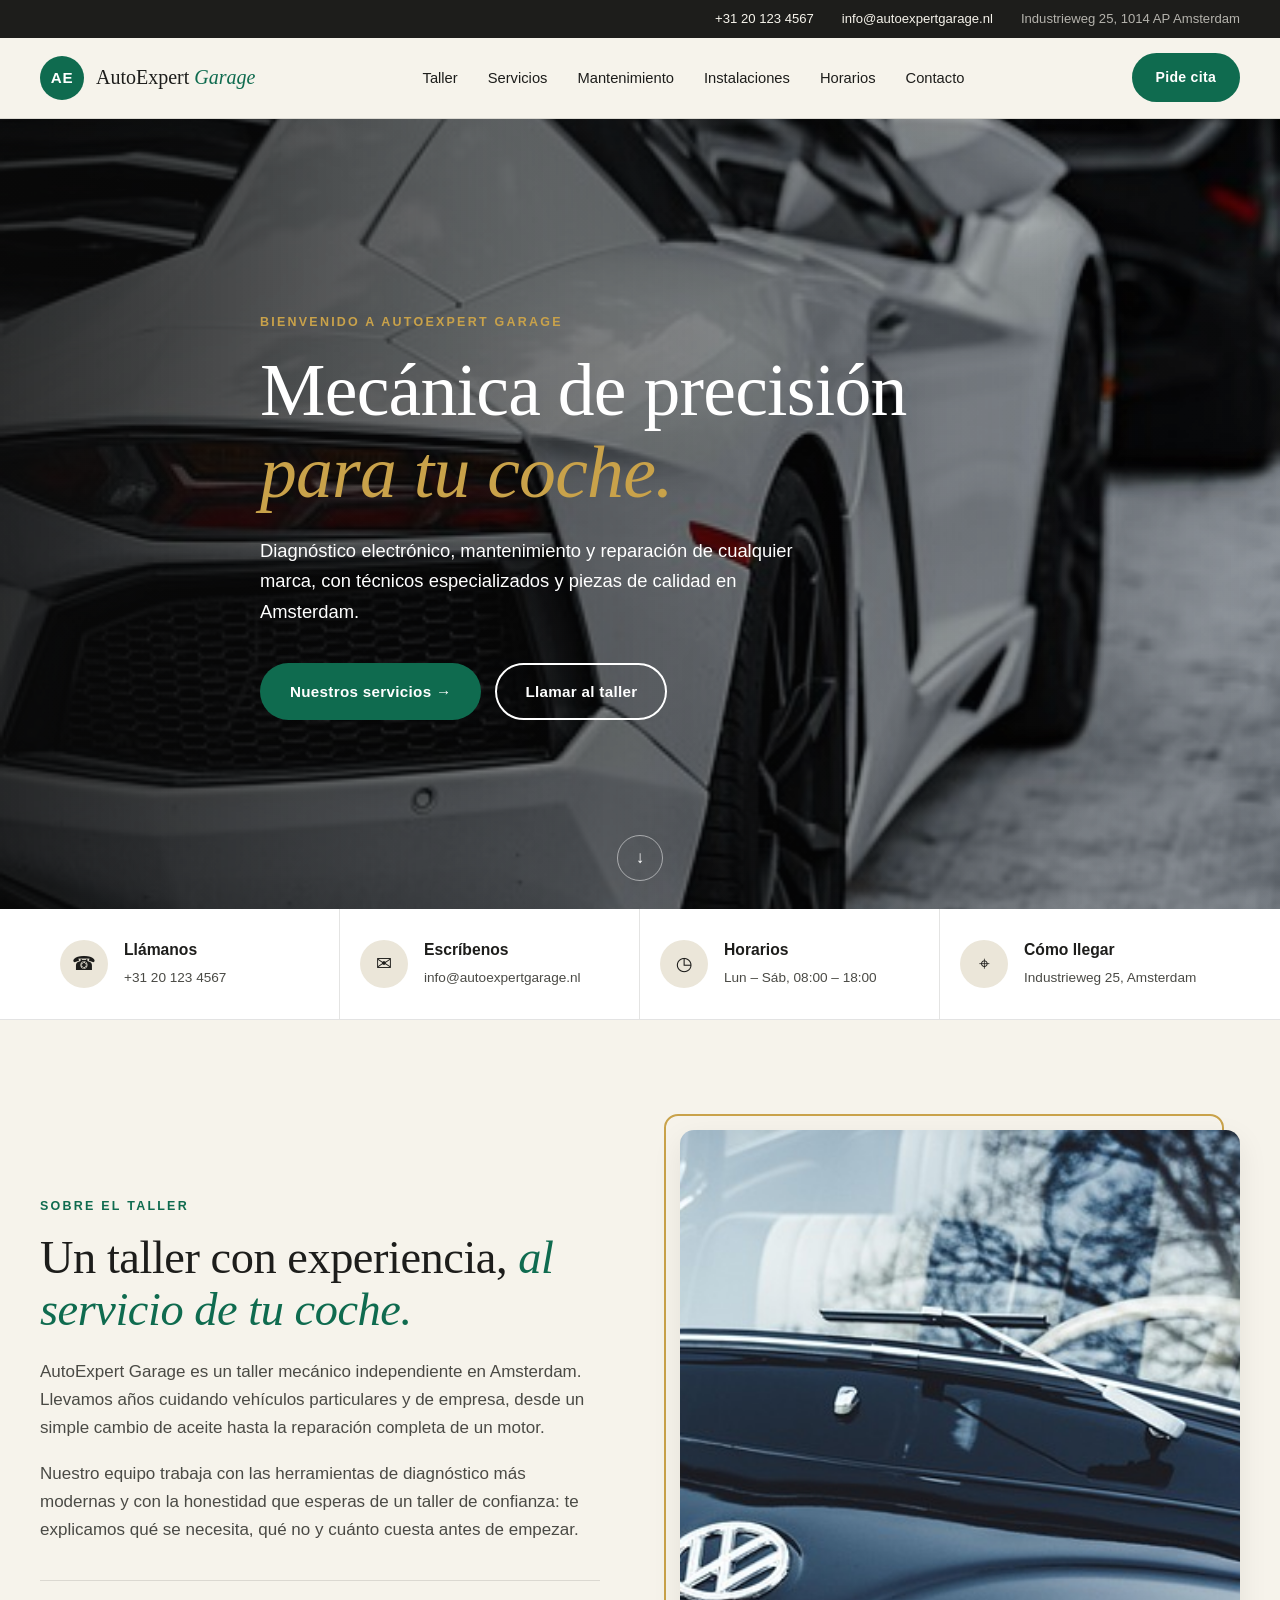
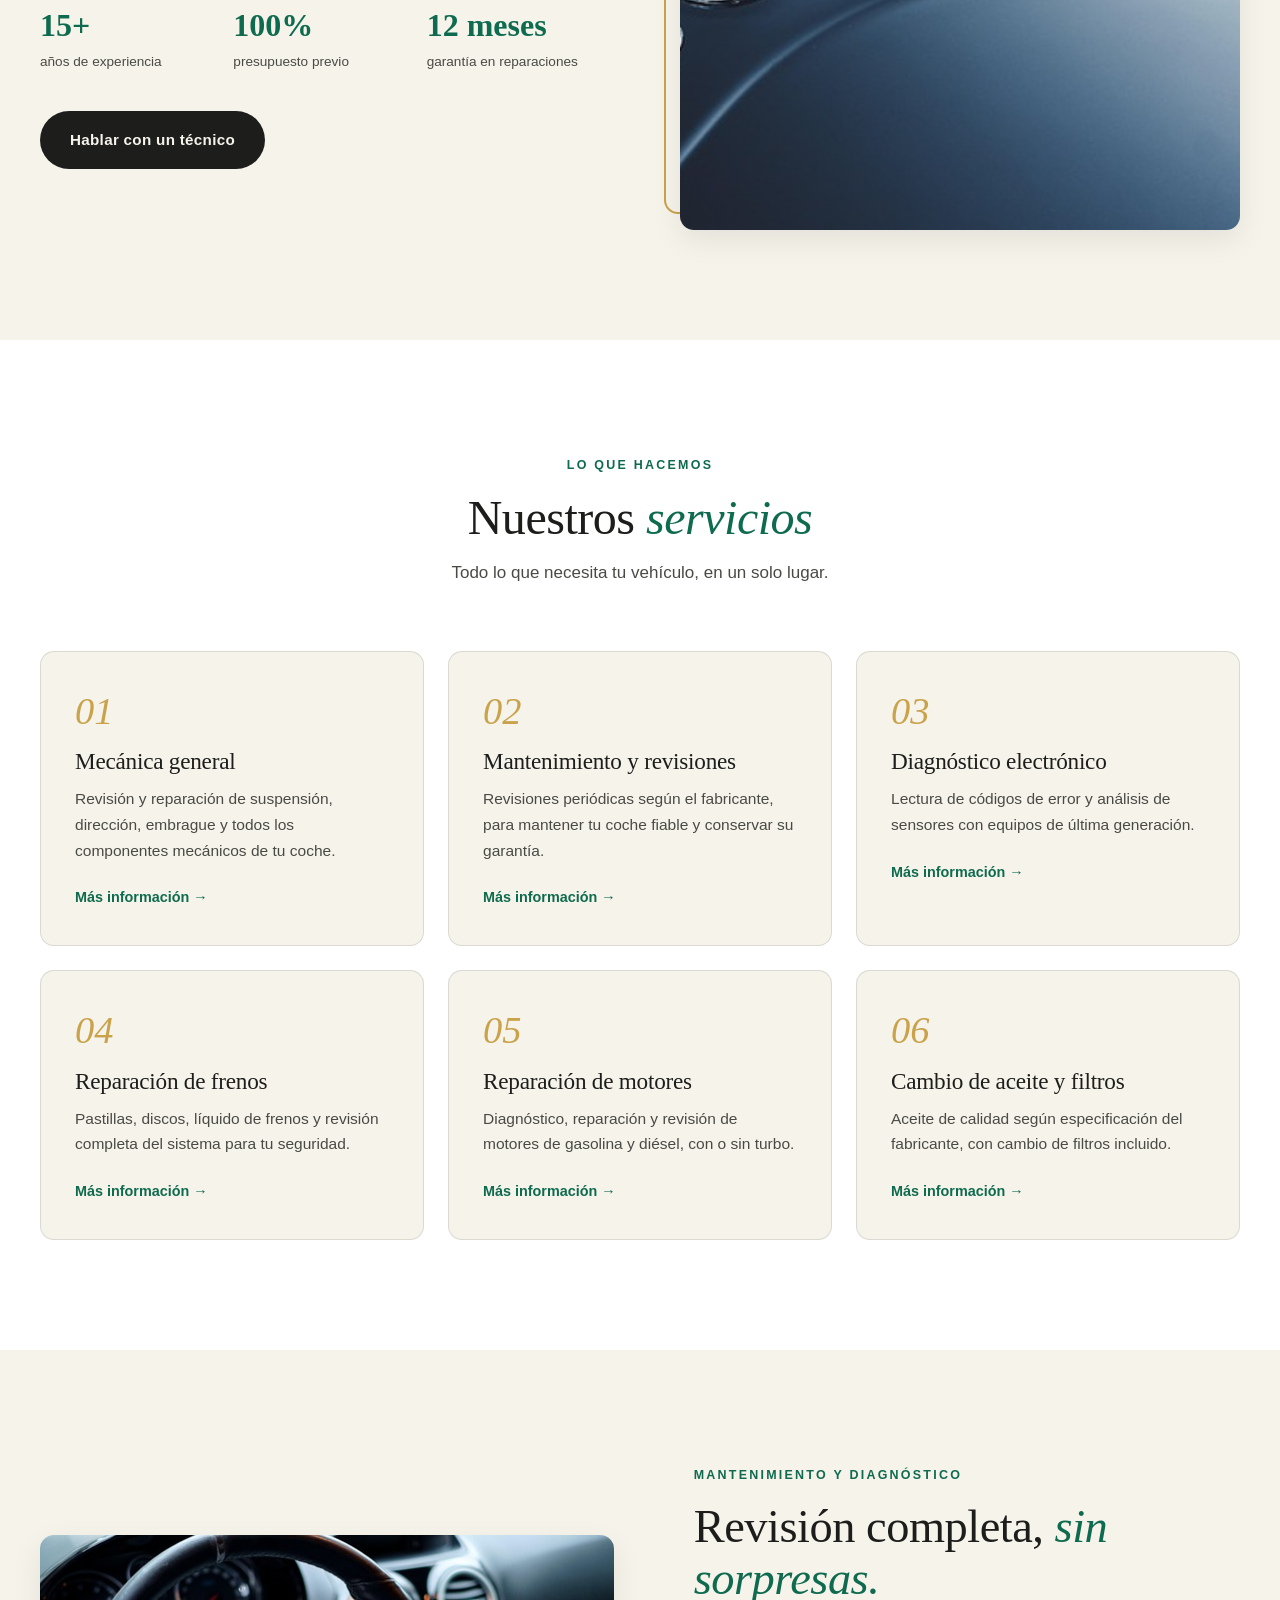
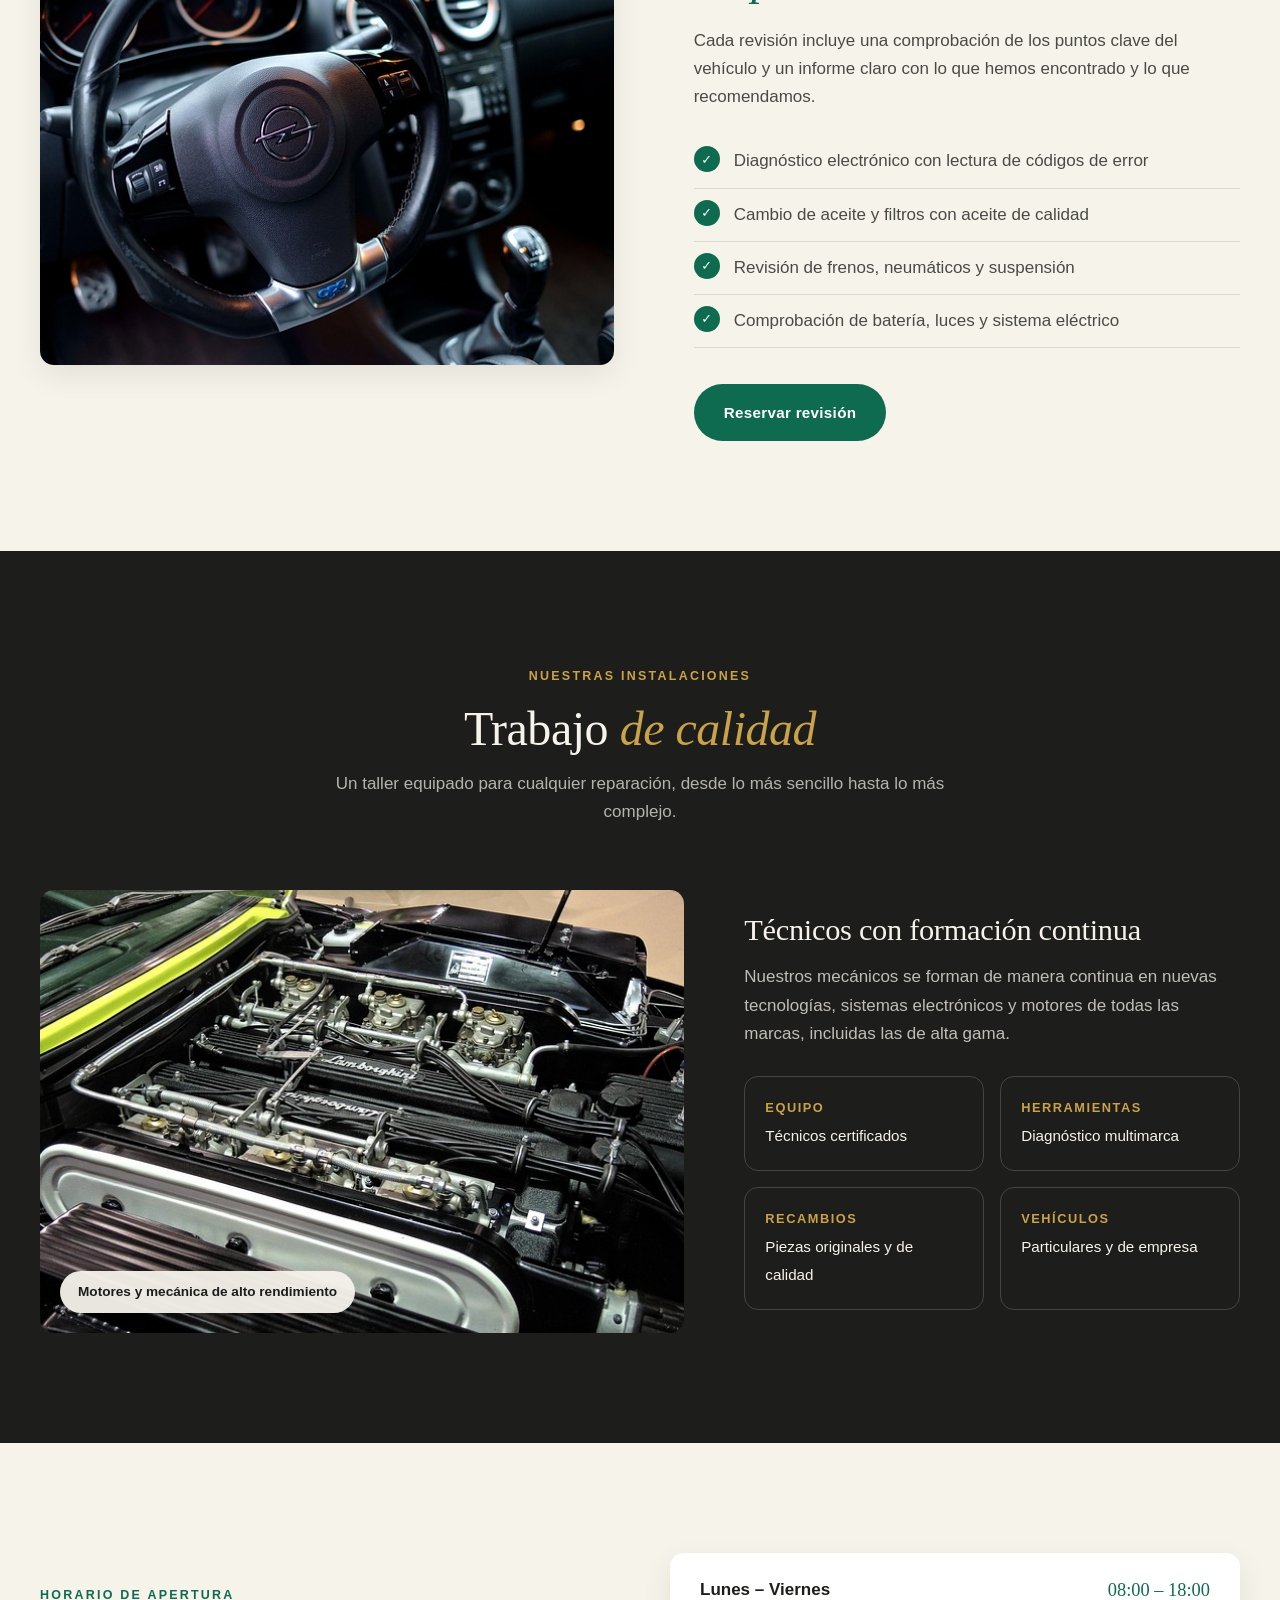
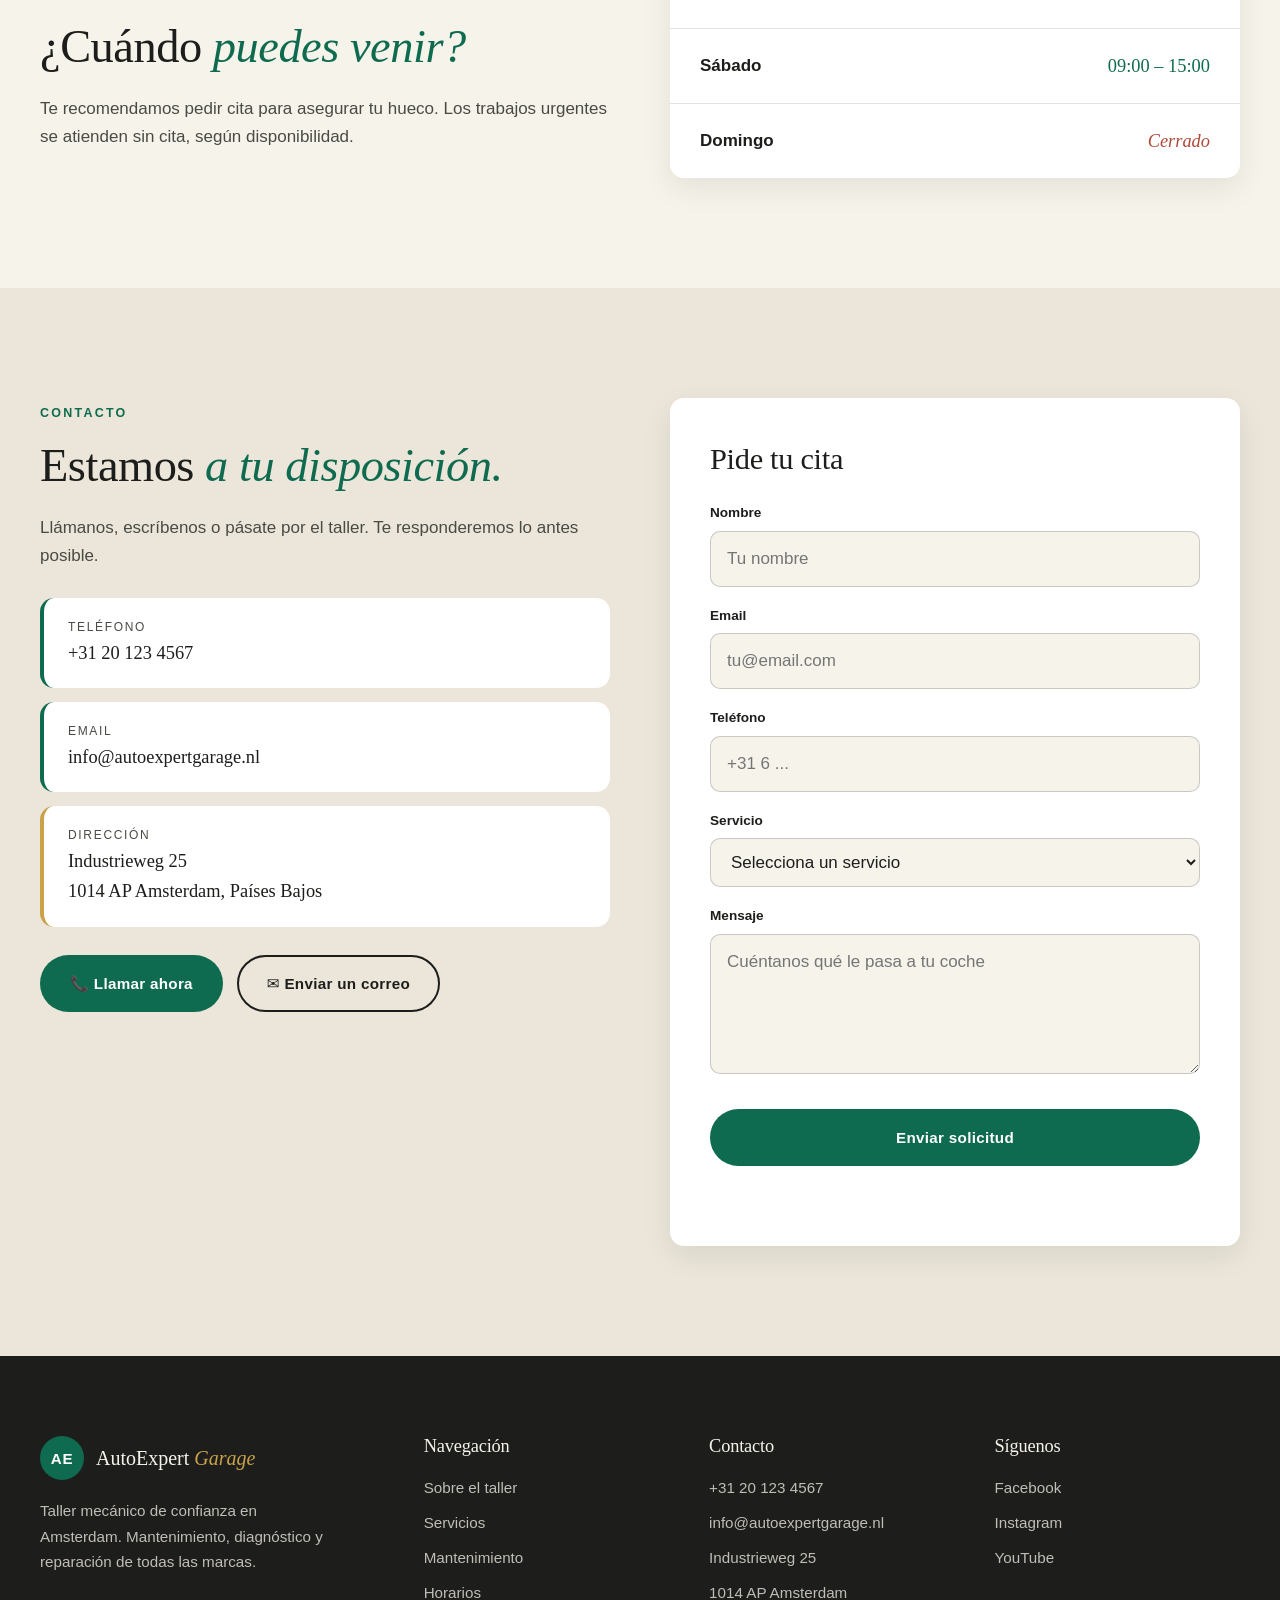
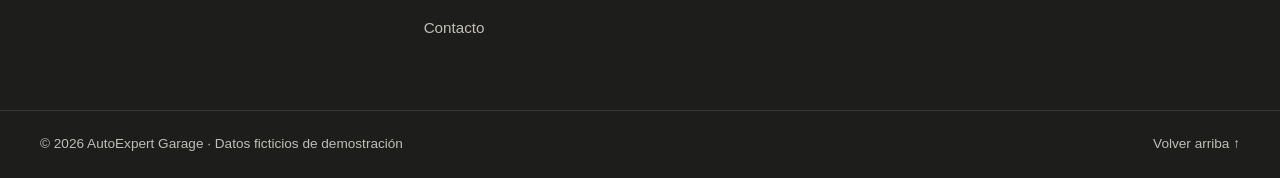
<file: inde1x.html>
<!DOCTYPE html>
<html lang="es">
<head>
  <meta charset="UTF-8">
  <meta name="viewport" content="width=device-width, initial-scale=1">
  <meta name="description" content="AutoExpert Garage, taller mecánico en Amsterdam: mantenimiento, diagnóstico electrónico, frenos y reparación de motores.">
  <meta name="theme-color" content="#f6f3eb">
  <title>AutoExpert Garage | Taller mecánico en Amsterdam</title>
  <link rel="stylesheet" href="styles.css">
</head>
<body id="top">

  <!-- Enlace de accesibilidad: salta directamente al contenido -->
  <a class="skip-link" href="#main">Ir al contenido</a>

  <!-- ===================== CABECERA ===================== -->
  <header class="site-header" id="site-header">
    <div class="topbar">
      <div class="container topbar-inner">
        <a href="tel:+31201234567" class="topbar-link">+31 20 123 4567</a>
        <a href="mailto:info@autoexpertgarage.nl" class="topbar-link">info@autoexpertgarage.nl</a>
        <span class="topbar-address">Industrieweg 25, 1014 AP Amsterdam</span>
      </div>
    </div>

    <div class="container nav-inner">
      <a href="#top" class="logo" aria-label="AutoExpert Garage - inicio">
        <span class="logo-mark">AE</span>
        <span class="logo-text">AutoExpert <em>Garage</em></span>
      </a>

      <nav class="main-nav" id="main-nav" aria-label="Navegación principal">
        <ul>
          <li><a href="#presentacion">Taller</a></li>
          <li><a href="#servicios">Servicios</a></li>
          <li><a href="#mantenimiento">Mantenimiento</a></li>
          <li><a href="#equipo">Instalaciones</a></li>
          <li><a href="#horarios">Horarios</a></li>
          <li><a href="#contacto">Contacto</a></li>
        </ul>
      </nav>

      <a href="#contacto" class="btn btn-primary btn-nav">Pide cita</a>

      <button class="menu-toggle" id="menu-toggle" aria-label="Abrir menú" aria-expanded="false" aria-controls="main-nav">
        <span></span><span></span><span></span>
      </button>
    </div>
  </header>

  <main id="main">

    <!-- ===================== HERO ===================== -->
    <section class="hero" id="inicio">
      <div class="hero-bg">
        <img src="images/hero-lamborghini.jpg" alt="Lamborghini blanco aparcado en la calle" class="hero-img">
      </div>
      <div class="hero-overlay"></div>
      <div class="container hero-content">
        <p class="eyebrow reveal">Bienvenido a AutoExpert Garage</p>
        <h1 class="reveal">Mecánica de precisión <span>para tu coche.</span></h1>
        <p class="hero-text reveal">
          Diagnóstico electrónico, mantenimiento y reparación de cualquier marca,
          con técnicos especializados y piezas de calidad en Amsterdam.
        </p>
        <div class="hero-actions reveal">
          <a href="#servicios" class="btn btn-primary">Nuestros servicios →</a>
          <a href="tel:+31201234567" class="btn btn-outline">Llamar al taller</a>
        </div>
      </div>
      <a href="#presentacion" class="scroll-down" aria-label="Bajar">↓</a>
    </section>

    <!-- ===================== BARRA DE ACCESO RÁPIDO ===================== -->
    <section class="quick-bar">
      <div class="container quick-grid">
        <a href="tel:+31201234567" class="quick-item">
          <span class="quick-icon">☎</span>
          <span><strong>Llámanos</strong><small>+31 20 123 4567</small></span>
        </a>
        <a href="mailto:info@autoexpertgarage.nl" class="quick-item">
          <span class="quick-icon">✉</span>
          <span><strong>Escríbenos</strong><small>info@autoexpertgarage.nl</small></span>
        </a>
        <a href="#horarios" class="quick-item">
          <span class="quick-icon">◷</span>
          <span><strong>Horarios</strong><small>Lun – Sáb, 08:00 – 18:00</small></span>
        </a>
        <a href="#contacto" class="quick-item">
          <span class="quick-icon">⌖</span>
          <span><strong>Cómo llegar</strong><small>Industrieweg 25, Amsterdam</small></span>
        </a>
      </div>
    </section>

    <!-- ===================== PRESENTACIÓN ===================== -->
    <section class="section intro" id="presentacion">
      <div class="container intro-grid">
        <div class="intro-text reveal">
          <p class="eyebrow">Sobre el taller</p>
          <h2>Un taller con experiencia, <em>al servicio de tu coche.</em></h2>
          <p>
            AutoExpert Garage es un taller mecánico independiente en Amsterdam. Llevamos años
            cuidando vehículos particulares y de empresa, desde un simple cambio de aceite hasta
            la reparación completa de un motor.
          </p>
          <p>
            Nuestro equipo trabaja con las herramientas de diagnóstico más modernas y con la
            honestidad que esperas de un taller de confianza: te explicamos qué se necesita,
            qué no y cuánto cuesta antes de empezar.
          </p>
          <div class="intro-stats">
            <div><strong>15+</strong><span>años de experiencia</span></div>
            <div><strong>100%</strong><span>presupuesto previo</span></div>
            <div><strong>12 meses</strong><span>garantía en reparaciones</span></div>
          </div>
          <a href="#contacto" class="btn btn-dark">Hablar con un técnico</a>
        </div>
        <div class="intro-image reveal">
          <img src="images/detalle-volkswagen.jpg" alt="Detalle del capó de un Volkswagen clásico con el logotipo de la marca">
        </div>
      </div>
    </section>

    <!-- ===================== SERVICIOS ===================== -->
    <section class="section services" id="servicios">
      <div class="container">
        <header class="section-head reveal">
          <p class="eyebrow">Lo que hacemos</p>
          <h2>Nuestros <em>servicios</em></h2>
          <p>Todo lo que necesita tu vehículo, en un solo lugar.</p>
        </header>

        <div class="services-grid">
          <article class="service-card reveal">
            <div class="service-num">01</div>
            <h3>Mecánica general</h3>
            <p>Revisión y reparación de suspensión, dirección, embrague y todos los componentes mecánicos de tu coche.</p>
            <a href="#contacto" class="card-link">Más información →</a>
          </article>
          <article class="service-card reveal">
            <div class="service-num">02</div>
            <h3>Mantenimiento y revisiones</h3>
            <p>Revisiones periódicas según el fabricante, para mantener tu coche fiable y conservar su garantía.</p>
            <a href="#mantenimiento" class="card-link">Más información →</a>
          </article>
          <article class="service-card reveal">
            <div class="service-num">03</div>
            <h3>Diagnóstico electrónico</h3>
            <p>Lectura de códigos de error y análisis de sensores con equipos de última generación.</p>
            <a href="#mantenimiento" class="card-link">Más información →</a>
          </article>
          <article class="service-card reveal">
            <div class="service-num">04</div>
            <h3>Reparación de frenos</h3>
            <p>Pastillas, discos, líquido de frenos y revisión completa del sistema para tu seguridad.</p>
            <a href="#mantenimiento" class="card-link">Más información →</a>
          </article>
          <article class="service-card reveal">
            <div class="service-num">05</div>
            <h3>Reparación de motores</h3>
            <p>Diagnóstico, reparación y revisión de motores de gasolina y diésel, con o sin turbo.</p>
            <a href="#mantenimiento" class="card-link">Más información →</a>
          </article>
          <article class="service-card reveal">
            <div class="service-num">06</div>
            <h3>Cambio de aceite y filtros</h3>
            <p>Aceite de calidad según especificación del fabricante, con cambio de filtros incluido.</p>
            <a href="#mantenimiento" class="card-link">Más información →</a>
          </article>
        </div>
      </div>
    </section>

    <!-- ===================== MANTENIMIENTO (con imagen de volante) ===================== -->
    <section class="section maintenance" id="mantenimiento">
      <div class="container maintenance-grid">
        <div class="maintenance-image reveal">
          <img src="images/interior-opel.jpg" alt="Volante y salpicadero de un Opel con sus controles y cuadro de instrumentos">
        </div>
        <div class="maintenance-text reveal">
          <p class="eyebrow">Mantenimiento y diagnóstico</p>
          <h2>Revisión completa, <em>sin sorpresas.</em></h2>
          <p>
            Cada revisión incluye una comprobación de los puntos clave del vehículo y un informe
            claro con lo que hemos encontrado y lo que recomendamos.
          </p>
          <ul class="check-list">
            <li>Diagnóstico electrónico con lectura de códigos de error</li>
            <li>Cambio de aceite y filtros con aceite de calidad</li>
            <li>Revisión de frenos, neumáticos y suspensión</li>
            <li>Comprobación de batería, luces y sistema eléctrico</li>
          </ul>
          <a href="#contacto" class="btn btn-primary">Reservar revisión</a>
        </div>
      </div>
    </section>

    <!-- ===================== EQUIPO / INSTALACIONES ===================== -->
    <section class="section team" id="equipo">
      <div class="container">
        <header class="section-head reveal">
          <p class="eyebrow">Nuestras instalaciones</p>
          <h2>Trabajo <em>de calidad</em></h2>
          <p>Un taller equipado para cualquier reparación, desde lo más sencillo hasta lo más complejo.</p>
        </header>

        <div class="team-grid">
          <div class="team-image reveal">
            <img src="images/motor-lamborghini.jpg" alt="Motor V12 de un Lamborghini con sus carburadores y tapas de culata">
            <div class="team-caption">Motores y mecánica de alto rendimiento</div>
          </div>
          <div class="team-text reveal">
            <h3>Técnicos con formación continua</h3>
            <p>
              Nuestros mecánicos se forman de manera continua en nuevas tecnologías, sistemas
              electrónicos y motores de todas las marcas, incluidas las de alta gama.
            </p>
            <div class="facts">
              <div class="fact"><strong>Equipo</strong><span>Técnicos certificados</span></div>
              <div class="fact"><strong>Herramientas</strong><span>Diagnóstico multimarca</span></div>
              <div class="fact"><strong>Recambios</strong><span>Piezas originales y de calidad</span></div>
              <div class="fact"><strong>Vehículos</strong><span>Particulares y de empresa</span></div>
            </div>
          </div>
        </div>
      </div>
    </section>

    <!-- ===================== HORARIOS ===================== -->
    <section class="section hours" id="horarios">
      <div class="container hours-grid">
        <div class="reveal">
          <p class="eyebrow">Horario de apertura</p>
          <h2>¿Cuándo <em>puedes venir?</em></h2>
          <p>Te recomendamos pedir cita para asegurar tu hueco. Los trabajos urgentes se atienden sin cita, según disponibilidad.</p>
        </div>
        <table class="hours-table reveal">
          <tbody>
            <tr><th>Lunes – Viernes</th><td>08:00 – 18:00</td></tr>
            <tr><th>Sábado</th><td>09:00 – 15:00</td></tr>
            <tr><th>Domingo</th><td class="closed">Cerrado</td></tr>
          </tbody>
        </table>
      </div>
    </section>

    <!-- ===================== CONTACTO ===================== -->
    <section class="section contact" id="contacto">
      <div class="container contact-grid">
        <div class="contact-info reveal">
          <p class="eyebrow">Contacto</p>
          <h2>Estamos <em>a tu disposición.</em></h2>
          <p>Llámanos, escríbenos o pásate por el taller. Te responderemos lo antes posible.</p>

          <div class="contact-cards">
            <a href="tel:+31201234567" class="contact-card">
              <span class="cc-label">Teléfono</span>
              <span class="cc-value">+31 20 123 4567</span>
            </a>
            <a href="mailto:info@autoexpertgarage.nl" class="contact-card">
              <span class="cc-label">Email</span>
              <span class="cc-value">info@autoexpertgarage.nl</span>
            </a>
            <div class="contact-card static">
              <span class="cc-label">Dirección</span>
              <span class="cc-value">Industrieweg 25<br>1014 AP Amsterdam, Países Bajos</span>
            </div>
          </div>

          <div class="contact-buttons">
            <a href="tel:+31201234567" class="btn btn-primary">📞 Llamar ahora</a>
            <a href="mailto:info@autoexpertgarage.nl" class="btn btn-outline-dark">✉ Enviar un correo</a>
          </div>
        </div>

        <form class="contact-form reveal" id="contact-form" novalidate>
          <h3>Pide tu cita</h3>
          <div class="form-row">
            <label for="nombre">Nombre</label>
            <input type="text" id="nombre" name="nombre" placeholder="Tu nombre" required>
          </div>
          <div class="form-row">
            <label for="email">Email</label>
            <input type="email" id="email" name="email" placeholder="tu@email.com" required>
          </div>
          <div class="form-row">
            <label for="telefono">Teléfono</label>
            <input type="tel" id="telefono" name="telefono" placeholder="+31 6 ...">
          </div>
          <div class="form-row">
            <label for="servicio">Servicio</label>
            <select id="servicio" name="servicio">
              <option value="">Selecciona un servicio</option>
              <option>Mecánica general</option>
              <option>Mantenimiento y revisiones</option>
              <option>Diagnóstico electrónico</option>
              <option>Reparación de frenos</option>
              <option>Reparación de motores</option>
              <option>Cambio de aceite y filtros</option>
            </select>
          </div>
          <div class="form-row">
            <label for="mensaje">Mensaje</label>
            <textarea id="mensaje" name="mensaje" rows="4" placeholder="Cuéntanos qué le pasa a tu coche"></textarea>
          </div>
          <button type="submit" class="btn btn-primary btn-block">Enviar solicitud</button>
          <p class="form-feedback" id="form-feedback" role="status" aria-live="polite"></p>
        </form>
      </div>
    </section>

  </main>

  <!-- ===================== PIE DE PÁGINA ===================== -->
  <footer class="site-footer">
    <div class="container footer-grid">
      <div class="footer-brand">
        <a href="#top" class="logo">
          <span class="logo-mark">AE</span>
          <span class="logo-text">AutoExpert <em>Garage</em></span>
        </a>
        <p>Taller mecánico de confianza en Amsterdam. Mantenimiento, diagnóstico y reparación de todas las marcas.</p>
      </div>

      <div>
        <h4>Navegación</h4>
        <ul>
          <li><a href="#presentacion">Sobre el taller</a></li>
          <li><a href="#servicios">Servicios</a></li>
          <li><a href="#mantenimiento">Mantenimiento</a></li>
          <li><a href="#horarios">Horarios</a></li>
          <li><a href="#contacto">Contacto</a></li>
        </ul>
      </div>

      <div>
        <h4>Contacto</h4>
        <ul>
          <li><a href="tel:+31201234567">+31 20 123 4567</a></li>
          <li><a href="mailto:info@autoexpertgarage.nl">info@autoexpertgarage.nl</a></li>
          <li>Industrieweg 25</li>
          <li>1014 AP Amsterdam</li>
        </ul>
      </div>

      <div>
        <h4>Síguenos</h4>
        <ul class="social">
          <li><a href="#" aria-label="Facebook">Facebook</a></li>
          <li><a href="#" aria-label="Instagram">Instagram</a></li>
          <li><a href="#" aria-label="YouTube">YouTube</a></li>
        </ul>
      </div>
    </div>

    <div class="footer-bottom">
      <div class="container footer-bottom-inner">
        <span>© <span id="year"></span> AutoExpert Garage · Datos ficticios de demostración</span>
        <a href="#top" class="back-top">Volver arriba ↑</a>
      </div>
    </div>
  </footer>

  <!-- Botón flotante de llamada (móvil) -->
  <a href="tel:+31201234567" class="floating-call" aria-label="Llamar al taller">☎</a>

  <script src="script.js"></script>
</body>
</html>
</file>
<file: styles.css>
/* =====================================================
   AutoExpert Garage - Hoja de estilos
   Inspirada en la distribución de la página de referencia:
   cabecera con barra superior, hero a pantalla completa,
   secciones alternas con tipografía serif + sans y botones
   redondeados con efecto hover.
   ===================================================== */

/* ---------- 1. Variables de diseño ---------- */
:root {
  --cream: #f6f3eb;          /* fondo principal (theme-color de referencia) */
  --cream-dark: #ebe6d9;
  --ink: #1d1d1b;            /* texto principal */
  --ink-soft: #4a4a45;
  --accent: #0f6b4f;         /* verde profundo de acento */
  --accent-dark: #0a4d38;
  --gold: #c9a24a;           /* detalle dorado */
  --white: #ffffff;
  --line: rgba(29, 29, 27, 0.12);

  --font-serif: "Georgia", "Times New Roman", serif;
  --font-sans: "Helvetica Neue", Arial, system-ui, sans-serif;

  --radius: 999px;           /* botones tipo píldora */
  --radius-card: 14px;
  --shadow-soft: 0 10px 30px rgba(0, 0, 0, 0.08);
  --shadow-hover: 0 18px 40px rgba(0, 0, 0, 0.16);

  --container: 1200px;
  --section-pad: 110px;
  --transition: 0.35s cubic-bezier(0.22, 0.61, 0.36, 1);
}

/* ---------- 2. Reset y base ---------- */
*,
*::before,
*::after { box-sizing: border-box; margin: 0; padding: 0; }

html { scroll-behavior: smooth; scroll-padding-top: 110px; }

body {
  font-family: var(--font-sans);
  font-size: 17px;
  line-height: 1.65;
  color: var(--ink);
  background: var(--cream);
  -webkit-font-smoothing: antialiased;
  overflow-x: hidden;
}

img { display: block; max-width: 100%; height: auto; }
a { color: inherit; text-decoration: none; transition: color var(--transition); }
ul { list-style: none; }
button, input, select, textarea { font: inherit; }

.container {
  width: min(100% - 48px, var(--container));
  margin-inline: auto;
}

.skip-link {
  position: absolute; left: -999px; top: 0;
  background: var(--ink); color: #fff; padding: 8px 14px; z-index: 999;
}
.skip-link:focus { left: 12px; top: 12px; }

/* Tipografía de títulos: serif + palabra en cursiva (como en la referencia) */
h1, h2, h3, h4 {
  font-family: var(--font-serif);
  font-weight: 400;
  line-height: 1.12;
  letter-spacing: -0.01em;
}
h2 em, h1 span { font-style: italic; color: var(--accent); }

.eyebrow {
  display: inline-block;
  font-size: 0.78rem;
  font-weight: 700;
  letter-spacing: 0.18em;
  text-transform: uppercase;
  color: var(--accent);
  margin-bottom: 16px;
}

/* ---------- 3. Botones ---------- */
.btn {
  display: inline-flex;
  align-items: center;
  justify-content: center;
  gap: 8px;
  padding: 14px 28px;
  border-radius: var(--radius);
  font-weight: 600;
  font-size: 0.95rem;
  letter-spacing: 0.02em;
  border: 2px solid transparent;
  cursor: pointer;
  transition: transform var(--transition), background var(--transition),
              color var(--transition), box-shadow var(--transition);
}
.btn:hover { transform: translateY(-3px); box-shadow: var(--shadow-soft); }
.btn:active { transform: translateY(-1px); }

.btn-primary { background: var(--accent); color: var(--white); }
.btn-primary:hover { background: var(--accent-dark); }

.btn-outline { border-color: var(--white); color: var(--white); background: transparent; }
.btn-outline:hover { background: var(--white); color: var(--ink); }

.btn-outline-dark { border-color: var(--ink); color: var(--ink); background: transparent; }
.btn-outline-dark:hover { background: var(--ink); color: var(--cream); }

.btn-dark { background: var(--ink); color: var(--cream); }
.btn-dark:hover { background: var(--accent); }

.btn-nav { padding: 11px 22px; font-size: 0.88rem; }
.btn-block { width: 100%; }

/* ---------- 4. Cabecera ---------- */
.site-header {
  position: sticky;
  top: 0;
  z-index: 100;
  background: var(--cream);
  border-bottom: 1px solid var(--line);
}

.topbar {
  background: var(--ink);
  color: var(--cream);
  font-size: 0.82rem;
}
.topbar-inner {
  display: flex;
  gap: 28px;
  align-items: center;
  justify-content: flex-end;
  padding-block: 8px;
}
.topbar-link:hover { color: var(--gold); }
.topbar-address { opacity: 0.7; }

.nav-inner {
  display: flex;
  align-items: center;
  justify-content: space-between;
  gap: 24px;
  min-height: 80px;
}

.logo {
  display: inline-flex;
  align-items: center;
  gap: 12px;
  font-family: var(--font-serif);
  font-size: 1.25rem;
}
.logo-mark {
  display: grid;
  place-items: center;
  width: 44px; height: 44px;
  border-radius: 50%;
  background: var(--accent);
  color: var(--white);
  font-family: var(--font-sans);
  font-weight: 700;
  font-size: 0.95rem;
  letter-spacing: 0.04em;
  transition: transform var(--transition);
}
.logo:hover .logo-mark { transform: rotate(-12deg) scale(1.05); }
.logo-text em { font-style: italic; color: var(--accent); }

.main-nav ul {
  display: flex;
  gap: 30px;
}
.main-nav a {
  position: relative;
  font-size: 0.92rem;
  font-weight: 500;
  padding: 6px 0;
}
.main-nav a::after {
  content: "";
  position: absolute; left: 0; bottom: 0;
  width: 0; height: 2px;
  background: var(--accent);
  transition: width var(--transition);
}
.main-nav a:hover { color: var(--accent); }
.main-nav a:hover::after { width: 100%; }

/* Botón hamburguesa (oculto en escritorio) */
.menu-toggle {
  display: none;
  flex-direction: column;
  gap: 5px;
  background: none;
  border: 0;
  cursor: pointer;
  padding: 8px;
}
.menu-toggle span {
  display: block;
  width: 26px; height: 2px;
  background: var(--ink);
  transition: transform var(--transition), opacity var(--transition);
}
.menu-toggle.open span:nth-child(1) { transform: translateY(7px) rotate(45deg); }
.menu-toggle.open span:nth-child(2) { opacity: 0; }
.menu-toggle.open span:nth-child(3) { transform: translateY(-7px) rotate(-45deg); }

/* ---------- 5. Hero ---------- */
.hero {
  position: relative;
  min-height: calc(100vh - 110px);
  min-height: calc(100svh - 110px);
  display: flex;
  align-items: center;
  color: var(--white);
  overflow: hidden;
}
.hero-bg { position: absolute; inset: 0; z-index: -2; }
.hero-img {
  width: 100%; height: 100%;
  object-fit: cover;
  object-position: center 60%;
  transform: scale(1.08);
  animation: heroZoom 14s ease-out forwards;
}
@keyframes heroZoom { to { transform: scale(1); } }

.hero-overlay {
  position: absolute; inset: 0; z-index: -1;
  background: linear-gradient(90deg, rgba(10, 10, 10, 0.82) 0%, rgba(10, 10, 10, 0.45) 55%, rgba(10, 10, 10, 0.15) 100%);
}

.hero-content { padding-block: 80px; max-width: 760px; }
.hero .eyebrow { color: var(--gold); }
.hero h1 {
  font-size: clamp(2.6rem, 6vw, 4.6rem);
  margin-bottom: 22px;
}
.hero h1 span { color: var(--gold); }
.hero-text {
  font-size: 1.15rem;
  max-width: 560px;
  opacity: 0.9;
  margin-bottom: 36px;
}
.hero-actions { display: flex; flex-wrap: wrap; gap: 14px; }

.scroll-down {
  position: absolute;
  left: 50%; bottom: 28px;
  transform: translateX(-50%);
  width: 46px; height: 46px;
  display: grid; place-items: center;
  border: 1px solid rgba(255, 255, 255, 0.5);
  border-radius: 50%;
  color: var(--white);
  animation: bounce 2.2s infinite;
}
.scroll-down:hover { background: var(--white); color: var(--ink); }
@keyframes bounce {
  0%, 100% { transform: translate(-50%, 0); }
  50% { transform: translate(-50%, 8px); }
}

/* ---------- 6. Barra de acceso rápido ---------- */
.quick-bar { background: var(--white); border-bottom: 1px solid var(--line); }
.quick-grid {
  display: grid;
  grid-template-columns: repeat(4, 1fr);
}
.quick-item {
  display: flex;
  align-items: center;
  gap: 16px;
  padding: 28px 20px;
  border-right: 1px solid var(--line);
  transition: background var(--transition);
}
.quick-item:last-child { border-right: 0; }
.quick-item:hover { background: var(--cream); }
.quick-icon {
  display: grid; place-items: center;
  width: 48px; height: 48px;
  border-radius: 50%;
  background: var(--cream-dark);
  font-size: 1.2rem;
  transition: background var(--transition), color var(--transition), transform var(--transition);
}
.quick-item:hover .quick-icon { background: var(--accent); color: var(--white); transform: scale(1.08); }
.quick-item strong { display: block; font-size: 0.98rem; }
.quick-item small { color: var(--ink-soft); font-size: 0.85rem; }

/* ---------- 7. Secciones generales ---------- */
.section { padding-block: var(--section-pad); }
.section-head { text-align: center; max-width: 640px; margin: 0 auto 64px; }
.section-head h2 { font-size: clamp(2.1rem, 4vw, 3rem); margin-bottom: 14px; }
.section-head p:not(.eyebrow) { color: var(--ink-soft); }

h2 { font-size: clamp(2rem, 3.8vw, 2.9rem); margin-bottom: 22px; }

/* ---------- 8. Presentación ---------- */
.intro-grid {
  display: grid;
  grid-template-columns: 1fr 1fr;
  gap: 80px;
  align-items: center;
}
.intro-text p:not(.eyebrow) { color: var(--ink-soft); margin-bottom: 18px; }
.intro-stats {
  display: grid;
  grid-template-columns: repeat(3, 1fr);
  gap: 20px;
  margin: 36px 0;
  padding-top: 28px;
  border-top: 1px solid var(--line);
}
.intro-stats strong {
  display: block;
  font-family: var(--font-serif);
  font-size: 2rem;
  color: var(--accent);
  line-height: 1;
  margin-bottom: 6px;
}
.intro-stats span { font-size: 0.85rem; color: var(--ink-soft); }

.intro-image { position: relative; }
.intro-image img {
  width: 100%;
  aspect-ratio: 4 / 5;
  object-fit: cover;
  border-radius: var(--radius-card);
  box-shadow: var(--shadow-soft);
  transition: transform 0.6s ease, box-shadow 0.6s ease;
}
.intro-image:hover img { transform: scale(1.02); box-shadow: var(--shadow-hover); }
.intro-image::before {
  content: "";
  position: absolute;
  inset: -16px 16px 16px -16px;
  border: 2px solid var(--gold);
  border-radius: var(--radius-card);
  z-index: -1;
}
.intro-image { z-index: 0; }

/* ---------- 9. Servicios ---------- */
.services { background: var(--white); }
.services-grid {
  display: grid;
  grid-template-columns: repeat(3, 1fr);
  gap: 24px;
}
.service-card {
  position: relative;
  padding: 40px 34px 34px;
  background: var(--cream);
  border-radius: var(--radius-card);
  border: 1px solid var(--line);
  overflow: hidden;
  transition: transform var(--transition), box-shadow var(--transition), background var(--transition);
}
.service-card::before {
  content: "";
  position: absolute; left: 0; top: 0;
  width: 100%; height: 4px;
  background: var(--accent);
  transform: scaleX(0);
  transform-origin: left;
  transition: transform var(--transition);
}
.service-card:hover { transform: translateY(-8px); box-shadow: var(--shadow-hover); background: var(--white); }
.service-card:hover::before { transform: scaleX(1); }

.service-num {
  font-family: var(--font-serif);
  font-style: italic;
  font-size: 2.4rem;
  color: var(--gold);
  line-height: 1;
  margin-bottom: 18px;
}
.service-card h3 { font-size: 1.45rem; margin-bottom: 12px; }
.service-card p { color: var(--ink-soft); font-size: 0.97rem; margin-bottom: 20px; }
.card-link {
  font-weight: 600;
  font-size: 0.9rem;
  color: var(--accent);
  display: inline-block;
  transition: transform var(--transition);
}
.card-link:hover { transform: translateX(6px); }

/* ---------- 10. Mantenimiento ---------- */
.maintenance-grid {
  display: grid;
  grid-template-columns: 1.05fr 1fr;
  gap: 80px;
  align-items: center;
}
.maintenance-image img {
  width: 100%;
  aspect-ratio: 4 / 3;
  object-fit: cover;
  border-radius: var(--radius-card);
  box-shadow: var(--shadow-soft);
  transition: transform 0.6s ease;
}
.maintenance-image:hover img { transform: scale(1.03); }
.maintenance-text p:not(.eyebrow) { color: var(--ink-soft); margin-bottom: 18px; }

.check-list { margin: 24px 0 36px; }
.check-list li {
  position: relative;
  padding: 12px 0 12px 40px;
  border-bottom: 1px solid var(--line);
  color: var(--ink-soft);
}
.check-list li::before {
  content: "✓";
  position: absolute; left: 0; top: 11px;
  display: grid; place-items: center;
  width: 26px; height: 26px;
  border-radius: 50%;
  background: var(--accent);
  color: var(--white);
  font-size: 0.8rem;
  font-weight: 700;
}

/* ---------- 11. Equipo / instalaciones ---------- */
.team { background: var(--ink); color: var(--cream); }
.team .eyebrow { color: var(--gold); }
.team .section-head p:not(.eyebrow) { color: rgba(246, 243, 235, 0.7); }
.team h2 em { color: var(--gold); }

.team-grid {
  display: grid;
  grid-template-columns: 1.3fr 1fr;
  gap: 60px;
  align-items: center;
}
.team-image { position: relative; border-radius: var(--radius-card); overflow: hidden; }
.team-image img {
  width: 100%;
  aspect-ratio: 16 / 11;
  object-fit: cover;
  transition: transform 0.8s ease;
}
.team-image:hover img { transform: scale(1.06); }
.team-caption {
  position: absolute; left: 20px; bottom: 20px;
  padding: 10px 18px;
  background: rgba(246, 243, 235, 0.95);
  color: var(--ink);
  border-radius: var(--radius);
  font-size: 0.85rem;
  font-weight: 600;
}
.team-text h3 { font-size: 1.9rem; margin-bottom: 16px; }
.team-text > p { color: rgba(246, 243, 235, 0.75); margin-bottom: 28px; }

.facts { display: grid; grid-template-columns: 1fr 1fr; gap: 16px; }
.fact {
  padding: 20px;
  border: 1px solid rgba(246, 243, 235, 0.18);
  border-radius: var(--radius-card);
  transition: background var(--transition), border-color var(--transition);
}
.fact:hover { background: rgba(246, 243, 235, 0.06); border-color: var(--gold); }
.fact strong { display: block; color: var(--gold); font-size: 0.8rem; text-transform: uppercase; letter-spacing: 0.12em; margin-bottom: 4px; }
.fact span { font-size: 0.95rem; }

/* ---------- 12. Horarios ---------- */
.hours-grid {
  display: grid;
  grid-template-columns: 1fr 1fr;
  gap: 60px;
  align-items: center;
}
.hours-grid p:not(.eyebrow) { color: var(--ink-soft); }
.hours-table {
  width: 100%;
  border-collapse: collapse;
  background: var(--white);
  border-radius: var(--radius-card);
  overflow: hidden;
  box-shadow: var(--shadow-soft);
}
.hours-table th,
.hours-table td { padding: 22px 30px; text-align: left; border-bottom: 1px solid var(--line); }
.hours-table th { font-weight: 600; }
.hours-table td { font-family: var(--font-serif); font-size: 1.15rem; color: var(--accent); text-align: right; }
.hours-table td.closed { color: #b04a3a; font-style: italic; }
.hours-table tr:last-child th,
.hours-table tr:last-child td { border-bottom: 0; }
.hours-table tr { transition: background var(--transition); }
.hours-table tr:hover { background: var(--cream); }

/* ---------- 13. Contacto ---------- */
.contact { background: var(--cream-dark); }
.contact-grid {
  display: grid;
  grid-template-columns: 1fr 1fr;
  gap: 60px;
  align-items: start;
}
.contact-info p:not(.eyebrow) { color: var(--ink-soft); margin-bottom: 28px; }

.contact-cards { display: grid; gap: 14px; margin-bottom: 28px; }
.contact-card {
  display: flex;
  flex-direction: column;
  padding: 20px 24px;
  background: var(--white);
  border-radius: var(--radius-card);
  border-left: 4px solid var(--accent);
  transition: transform var(--transition), box-shadow var(--transition);
}
a.contact-card:hover { transform: translateX(6px); box-shadow: var(--shadow-soft); }
.contact-card.static { border-left-color: var(--gold); }
.cc-label { font-size: 0.75rem; text-transform: uppercase; letter-spacing: 0.14em; color: var(--ink-soft); }
.cc-value { font-family: var(--font-serif); font-size: 1.15rem; }

.contact-buttons { display: flex; flex-wrap: wrap; gap: 14px; }

.contact-form {
  background: var(--white);
  padding: 44px 40px;
  border-radius: var(--radius-card);
  box-shadow: var(--shadow-soft);
}
.contact-form h3 { font-size: 1.9rem; margin-bottom: 26px; }
.form-row { margin-bottom: 18px; }
.form-row label {
  display: block;
  font-size: 0.85rem;
  font-weight: 600;
  margin-bottom: 6px;
}
.form-row input,
.form-row select,
.form-row textarea {
  width: 100%;
  padding: 13px 16px;
  border: 1px solid rgba(29, 29, 27, 0.2);
  border-radius: 10px;
  background: var(--cream);
  color: var(--ink);
  transition: border-color var(--transition), box-shadow var(--transition), background var(--transition);
}
.form-row textarea { resize: vertical; }
.form-row input:focus,
.form-row select:focus,
.form-row textarea:focus {
  outline: none;
  border-color: var(--accent);
  background: var(--white);
  box-shadow: 0 0 0 4px rgba(15, 107, 79, 0.15);
}
.form-row input.invalid { border-color: #b04a3a; }
.contact-form .btn { margin-top: 8px; }
.form-feedback { margin-top: 16px; font-size: 0.92rem; min-height: 1.4em; color: var(--accent); }
.form-feedback.error { color: #b04a3a; }

/* ---------- 14. Pie de página ---------- */
.site-footer { background: var(--ink); color: rgba(246, 243, 235, 0.75); padding-top: 80px; }
.footer-grid {
  display: grid;
  grid-template-columns: 1.4fr 1fr 1fr 1fr;
  gap: 40px;
  padding-bottom: 60px;
}
.footer-brand .logo { color: var(--cream); margin-bottom: 18px; }
.footer-brand .logo-text em { color: var(--gold); }
.footer-brand p { font-size: 0.95rem; max-width: 300px; }

.site-footer h4 {
  color: var(--cream);
  font-size: 1.15rem;
  margin-bottom: 18px;
}
.site-footer ul li { margin-bottom: 10px; font-size: 0.95rem; }
.site-footer a:hover { color: var(--gold); }
.social a {
  display: inline-block;
  transition: transform var(--transition), color var(--transition);
}
.social a:hover { transform: translateX(6px); }

.footer-bottom { border-top: 1px solid rgba(246, 243, 235, 0.12); padding-block: 22px; font-size: 0.85rem; }
.footer-bottom-inner { display: flex; justify-content: space-between; flex-wrap: wrap; gap: 12px; }
.back-top:hover { color: var(--gold); }

/* Botón flotante de llamada (solo móvil) */
.floating-call {
  display: none;
  position: fixed;
  right: 18px; bottom: 18px;
  width: 58px; height: 58px;
  border-radius: 50%;
  background: var(--accent);
  color: var(--white);
  place-items: center;
  font-size: 1.4rem;
  box-shadow: var(--shadow-hover);
  z-index: 90;
  animation: pulse 2.4s infinite;
}
@keyframes pulse {
  0% { box-shadow: 0 0 0 0 rgba(15, 107, 79, 0.45); }
  70% { box-shadow: 0 0 0 16px rgba(15, 107, 79, 0); }
  100% { box-shadow: 0 0 0 0 rgba(15, 107, 79, 0); }
}

/* ---------- 15. Animaciones de aparición ---------- */
.reveal {
  opacity: 0;
  transform: translateY(32px);
  transition: opacity 0.8s ease, transform 0.8s cubic-bezier(0.22, 0.61, 0.36, 1);
}
.reveal.visible { opacity: 1; transform: none; }

/* Retraso escalonado para tarjetas de servicios */
.services-grid .reveal:nth-child(2) { transition-delay: 0.1s; }
.services-grid .reveal:nth-child(3) { transition-delay: 0.2s; }
.services-grid .reveal:nth-child(4) { transition-delay: 0.1s; }
.services-grid .reveal:nth-child(5) { transition-delay: 0.2s; }
.services-grid .reveal:nth-child(6) { transition-delay: 0.3s; }

/* Respeto a usuarios que prefieren menos movimiento */
@media (prefers-reduced-motion: reduce) {
  *, *::before, *::after {
    animation-duration: 0.01ms !important;
    animation-iteration-count: 1 !important;
    transition-duration: 0.01ms !important;
    scroll-behavior: auto !important;
  }
  .reveal { opacity: 1; transform: none; }
}

/* ---------- 16. Responsive ---------- */

/* Tablets y portátiles pequeños */
@media (max-width: 1024px) {
  :root { --section-pad: 90px; }
  .intro-grid,
  .maintenance-grid,
  .team-grid,
  .hours-grid,
  .contact-grid { grid-template-columns: 1fr; gap: 50px; }
  .services-grid { grid-template-columns: repeat(2, 1fr); }
  .quick-grid { grid-template-columns: repeat(2, 1fr); }
  .quick-item:nth-child(2) { border-right: 0; }
  .quick-item:nth-child(-n+2) { border-bottom: 1px solid var(--line); }
  .footer-grid { grid-template-columns: 1fr 1fr; }
}

/* Móviles: menú hamburguesa */
@media (max-width: 860px) {
  .topbar-address { display: none; }
  .menu-toggle { display: flex; }
  .btn-nav { display: none; }

  .main-nav {
    position: fixed;
    top: 0; right: 0;
    width: min(320px, 85%);
    height: 100vh;
    background: var(--cream);
    padding: 110px 36px 36px;
    box-shadow: -10px 0 40px rgba(0, 0, 0, 0.15);
    transform: translateX(100%);
    transition: transform 0.45s cubic-bezier(0.22, 0.61, 0.36, 1);
    z-index: 99;
  }
  .main-nav.open { transform: translateX(0); }
  .main-nav ul { flex-direction: column; gap: 0; }
  .main-nav li { border-bottom: 1px solid var(--line); }
  .main-nav a {
    display: block;
    padding: 16px 0;
    font-family: var(--font-serif);
    font-size: 1.3rem;
  }
  .main-nav a::after { display: none; }

  .hero { min-height: 92vh; }
  .hero-overlay {
    background: linear-gradient(180deg, rgba(10,10,10,0.55) 0%, rgba(10,10,10,0.85) 100%);
  }
  .services-grid { grid-template-columns: 1fr; }
  .section-head { margin-bottom: 44px; }
  .floating-call { display: grid; }
}

/* Móviles pequeños */
@media (max-width: 560px) {
  body { font-size: 16px; }
  :root { --section-pad: 72px; }
  .container { width: min(100% - 36px, var(--container)); }
  .topbar-inner { justify-content: center; gap: 16px; font-size: 0.75rem; }
  .topbar-inner a:last-child { display: none; }
  .nav-inner { min-height: 70px; }
  .logo-text { font-size: 1.05rem; }
  .logo-mark { width: 38px; height: 38px; font-size: 0.85rem; }

  .hero-content { padding-block: 60px; }
  .hero-actions .btn { width: 100%; }

  .quick-grid { grid-template-columns: 1fr; }
  .quick-item { border-right: 0; border-bottom: 1px solid var(--line); padding: 20px 4px; }
  .quick-item:last-child { border-bottom: 0; }

  .intro-stats { grid-template-columns: 1fr; gap: 16px; }
  .intro-image::before { display: none; }

  .facts { grid-template-columns: 1fr; }
  .hours-table th, .hours-table td { padding: 18px 16px; font-size: 0.95rem; }
  .contact-form { padding: 30px 22px; }
  .footer-grid { grid-template-columns: 1fr; }
  .footer-bottom-inner { flex-direction: column; text-align: center; }
}
</file>
